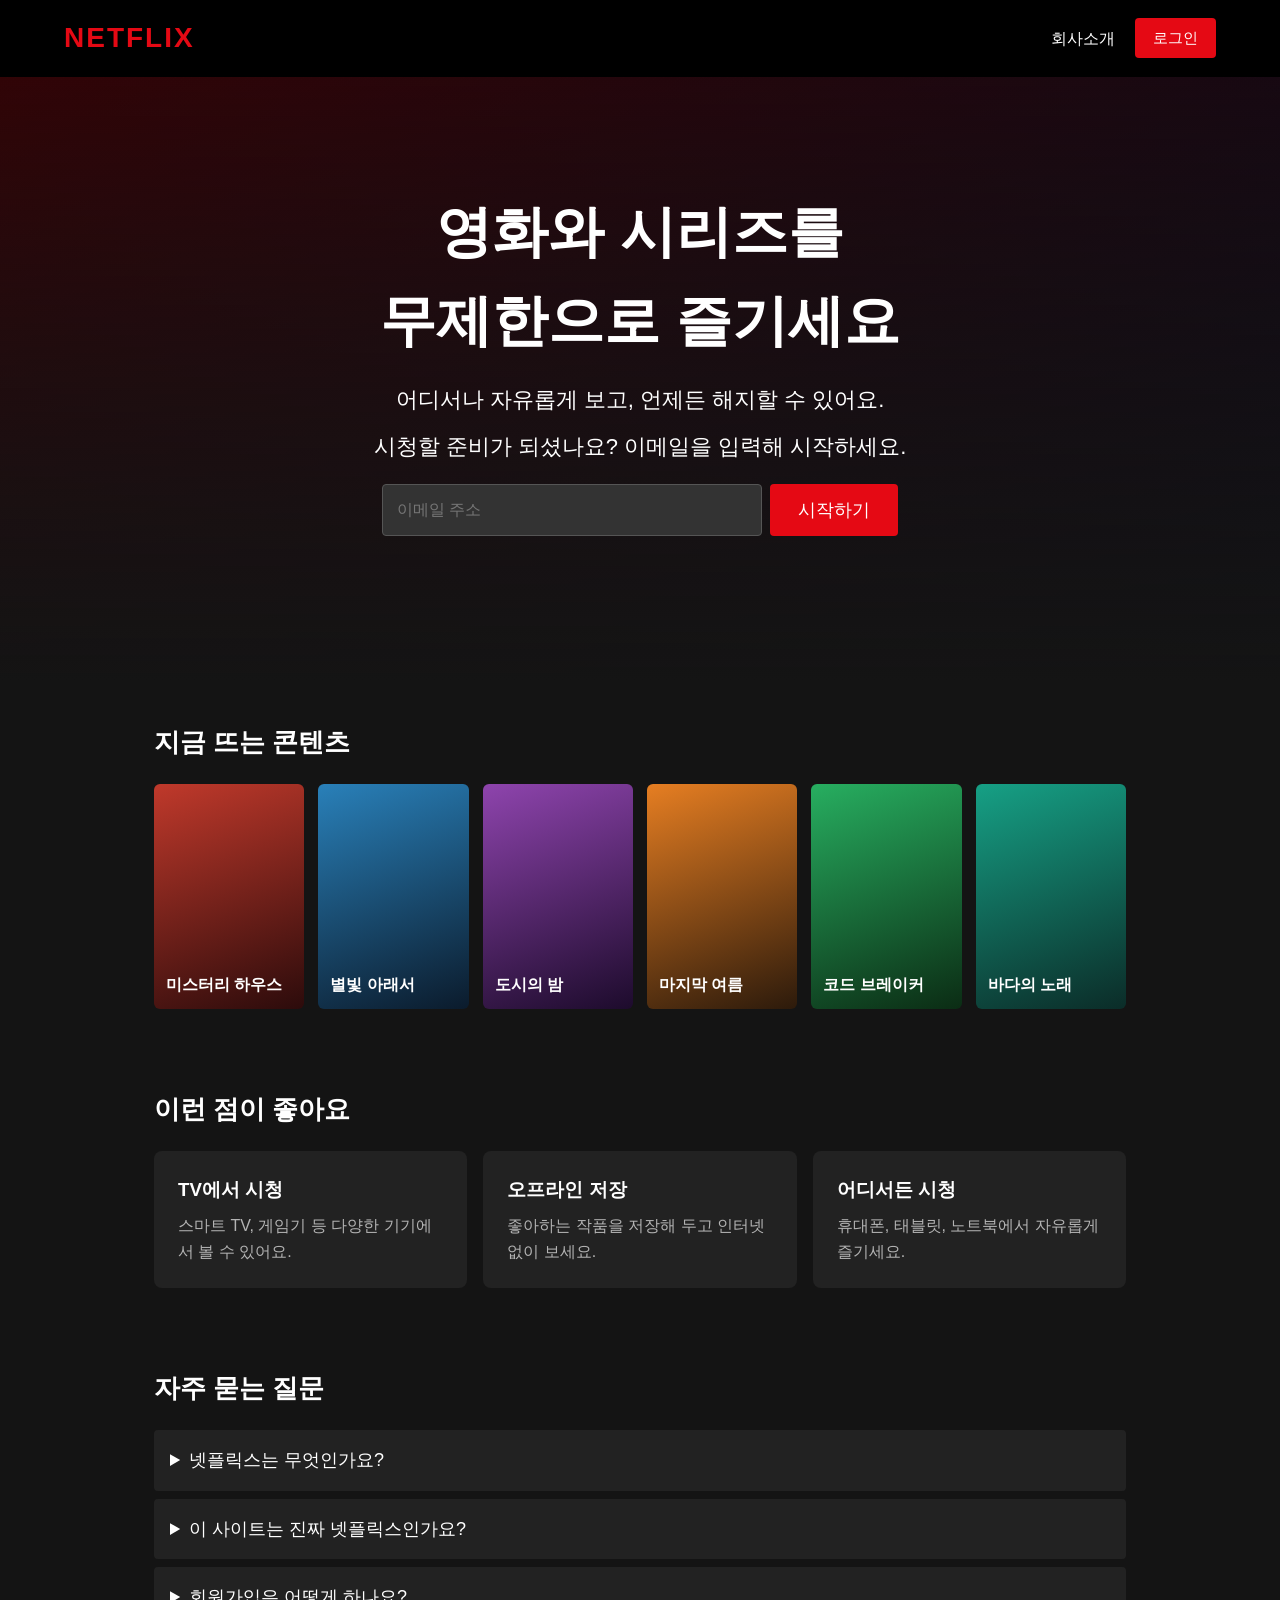
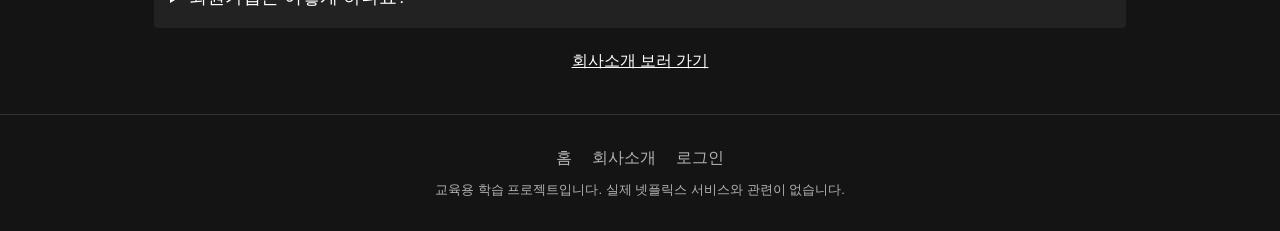
<file: index.html>
<!DOCTYPE html>
<html lang="ko">
<head>
<meta charset="UTF-8">
<meta name="viewport" content="width=device-width, initial-scale=1.0">
<title>NETFLIX - 메인</title>
<link rel="stylesheet" href="css/style.css">
</head>
<body>
<header class="header"><a class="logo" href="index.html">NETFLIX</a><nav><a href="about.html">회사소개</a><a class="btn btn-red" href="login.html">로그인</a></nav></header>
<!-- 메인 배너 -->
<section class="hero">
  <h1>영화와 시리즈를<br>무제한으로 즐기세요</h1>
  <p>어디서나 자유롭게 보고, 언제든 해지할 수 있어요.</p>
  <p>시청할 준비가 되셨나요? 이메일을 입력해 시작하세요.</p>
  <div class="start-box">
    <input type="email" id="startEmail" placeholder="이메일 주소">
    <button class="btn btn-red btn-big" id="startBtn">시작하기</button>
  </div>
  <p class="msg" id="startMsg"></p>
</section>

<!-- 인기 콘텐츠 (이미지 대신 색상 카드 사용) -->
<section class="section">
  <h2>지금 뜨는 콘텐츠</h2>
  <div class="posters">
    <div class="poster p1">미스터리 하우스</div>
    <div class="poster p2">별빛 아래서</div>
    <div class="poster p3">도시의 밤</div>
    <div class="poster p4">마지막 여름</div>
    <div class="poster p5">코드 브레이커</div>
    <div class="poster p6">바다의 노래</div>
  </div>
</section>

<!-- 서비스 특징 -->
<section class="section">
  <h2>이런 점이 좋아요</h2>
  <div class="features">
    <div class="card"><h3>TV에서 시청</h3><p>스마트 TV, 게임기 등 다양한 기기에서 볼 수 있어요.</p></div>
    <div class="card"><h3>오프라인 저장</h3><p>좋아하는 작품을 저장해 두고 인터넷 없이 보세요.</p></div>
    <div class="card"><h3>어디서든 시청</h3><p>휴대폰, 태블릿, 노트북에서 자유롭게 즐기세요.</p></div>
  </div>
</section>

<!-- 자주 묻는 질문 -->
<section class="section">
  <h2>자주 묻는 질문</h2>
  <details><summary>넷플릭스는 무엇인가요?</summary><p>다양한 영화, 시리즈, 다큐멘터리를 인터넷으로 보는 스트리밍 서비스입니다.</p></details>
  <details><summary>이 사이트는 진짜 넷플릭스인가요?</summary><p>아니요. HTML/CSS/JS 연습을 위한 교육용 사이트입니다.</p></details>
  <details><summary>회원가입은 어떻게 하나요?</summary><p>위의 이메일 입력창에 이메일을 넣고 시작하기를 누르세요. (연습용이라 실제 가입은 되지 않아요)</p></details>
  <p class="center"><a class="link" href="about.html">회사소개 보러 가기</a></p>
</section>
<footer class="footer"><a href="index.html">홈</a><a href="about.html">회사소개</a><a href="login.html">로그인</a><p>교육용 학습 프로젝트입니다. 실제 넷플릭스 서비스와 관련이 없습니다.</p></footer>
<script src="js/script.js"></script>
</body></html>
</file>
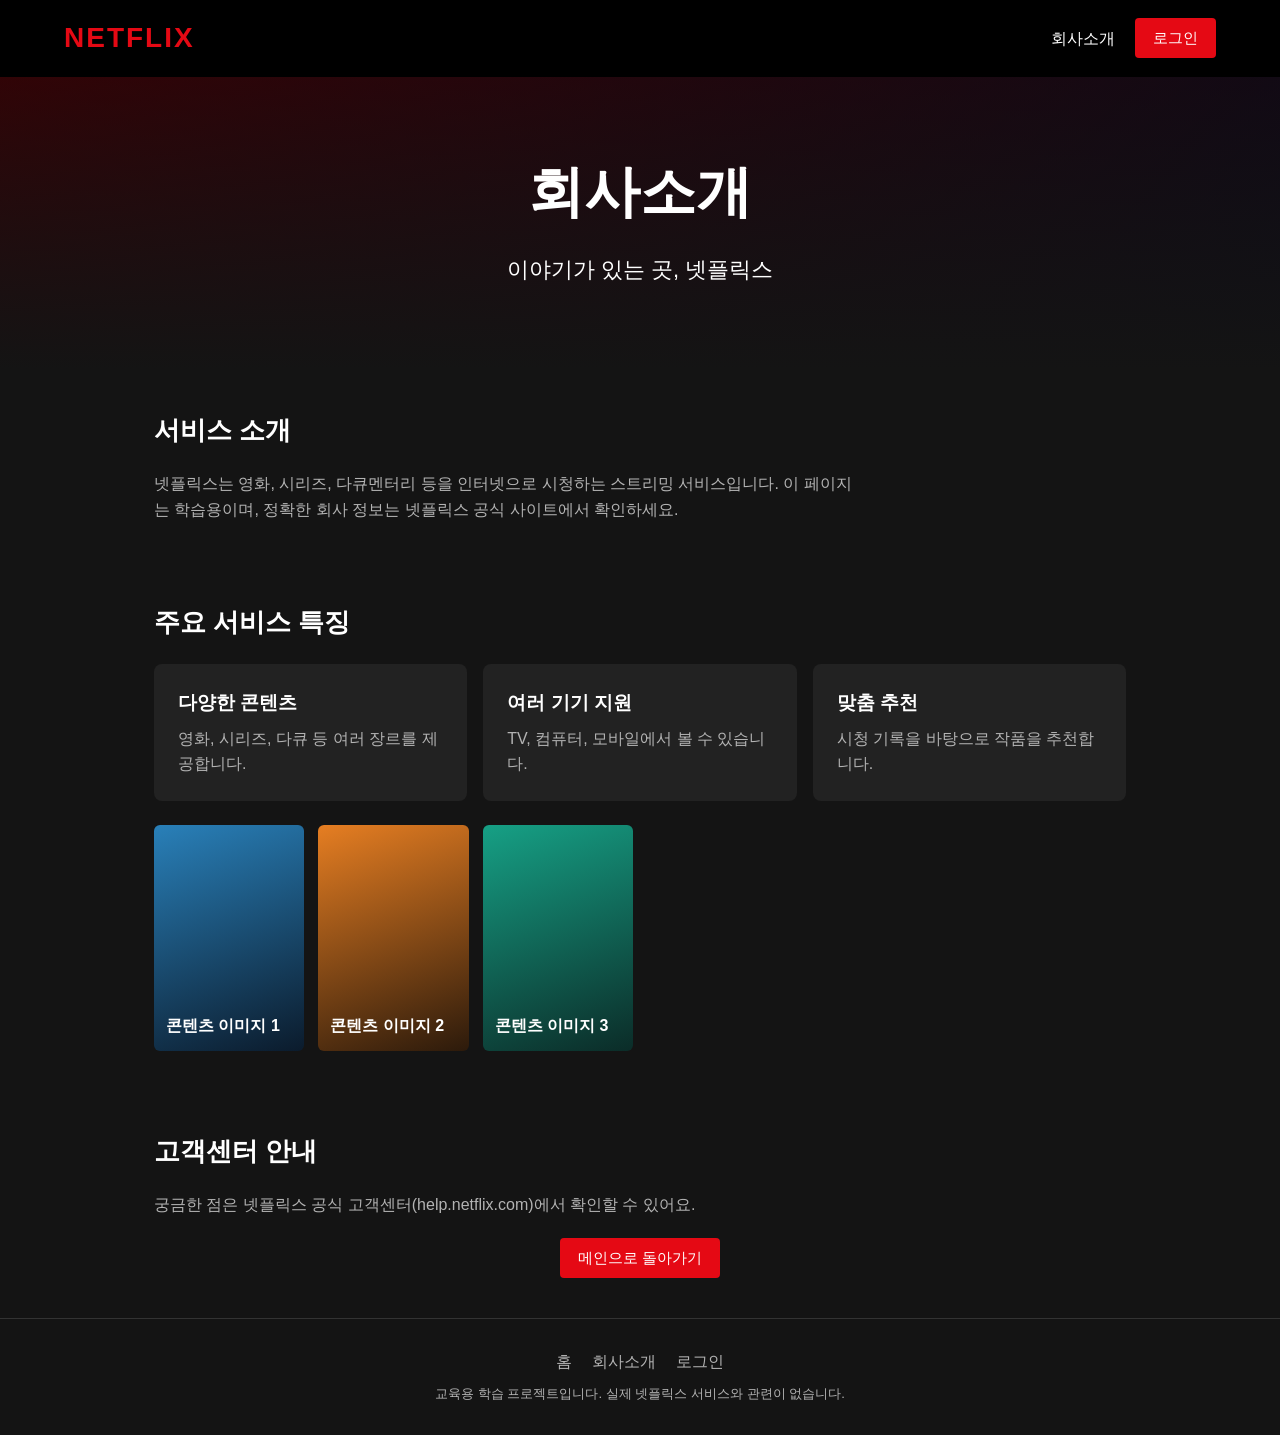
<file: about.html>
<!DOCTYPE html>
<html lang="ko">
<head>
<meta charset="UTF-8">
<meta name="viewport" content="width=device-width, initial-scale=1.0">
<title>회사소개 - NETFLIX</title>
<link rel="stylesheet" href="css/style.css">
</head>
<body>
<header class="header"><a class="logo" href="index.html">NETFLIX</a><nav><a href="about.html">회사소개</a><a class="btn btn-red" href="login.html">로그인</a></nav></header>
<section class="hero hero-small">
  <h1>회사소개</h1>
  <p>이야기가 있는 곳, 넷플릭스</p>
</section>
<section class="section">
  <h2>서비스 소개</h2>
  <p class="text">넷플릭스는 영화, 시리즈, 다큐멘터리 등을 인터넷으로 시청하는 스트리밍 서비스입니다. 이 페이지는 학습용이며, 정확한 회사 정보는 넷플릭스 공식 사이트에서 확인하세요.</p>
</section>
<section class="section">
  <h2>주요 서비스 특징</h2>
  <div class="features">
    <div class="card"><h3>다양한 콘텐츠</h3><p>영화, 시리즈, 다큐 등 여러 장르를 제공합니다.</p></div>
    <div class="card"><h3>여러 기기 지원</h3><p>TV, 컴퓨터, 모바일에서 볼 수 있습니다.</p></div>
    <div class="card"><h3>맞춤 추천</h3><p>시청 기록을 바탕으로 작품을 추천합니다.</p></div>
  </div>
  <div class="posters small-posters">
    <div class="poster p2">콘텐츠 이미지 1</div>
    <div class="poster p4">콘텐츠 이미지 2</div>
    <div class="poster p6">콘텐츠 이미지 3</div>
  </div>
</section>
<section class="section">
  <h2>고객센터 안내</h2>
  <p class="text">궁금한 점은 넷플릭스 공식 고객센터(help.netflix.com)에서 확인할 수 있어요.</p>
  <p class="center"><a class="btn btn-red" href="index.html">메인으로 돌아가기</a></p>
</section>
<footer class="footer"><a href="index.html">홈</a><a href="about.html">회사소개</a><a href="login.html">로그인</a><p>교육용 학습 프로젝트입니다. 실제 넷플릭스 서비스와 관련이 없습니다.</p></footer>
<script src="js/script.js"></script>
</body></html>
</file>
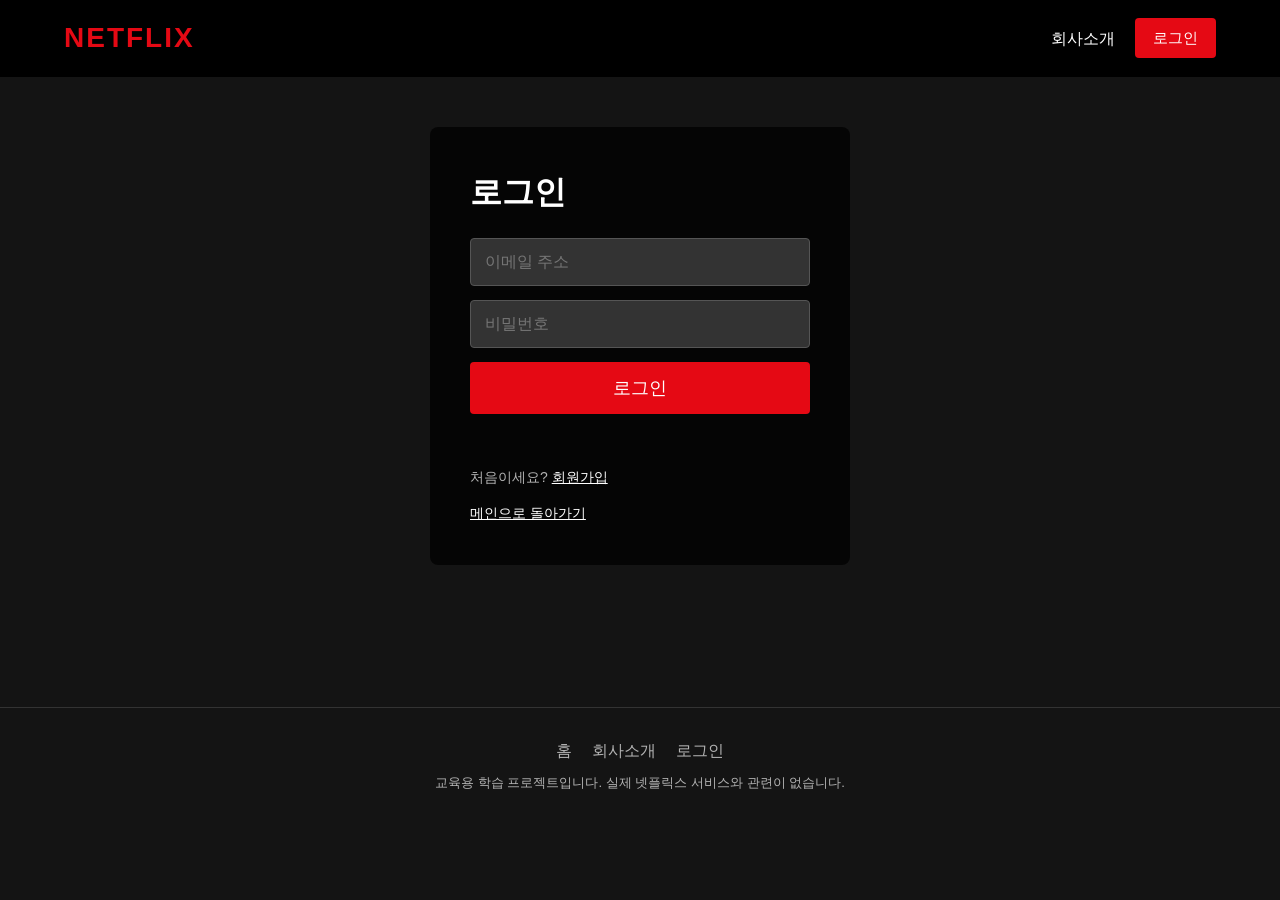
<file: login.html>
<!DOCTYPE html>
<html lang="ko">
<head>
<meta charset="UTF-8">
<meta name="viewport" content="width=device-width, initial-scale=1.0">
<title>로그인 - NETFLIX</title>
<link rel="stylesheet" href="css/style.css">
</head>
<body>
<header class="header"><a class="logo" href="index.html">NETFLIX</a><nav><a href="about.html">회사소개</a><a class="btn btn-red" href="login.html">로그인</a></nav></header>
<main class="auth-wrap">
  <form class="auth-box" id="loginForm" novalidate>
    <h1>로그인</h1>
    <input type="email" id="email" placeholder="이메일 주소">
    <input type="password" id="password" placeholder="비밀번호">
    <button type="submit" class="btn btn-red btn-big">로그인</button>
    <p class="msg" id="formMsg"></p>
    <p class="small">처음이세요? <a class="link" href="signup.html">회원가입</a></p>
    <p class="small"><a class="link" href="index.html">메인으로 돌아가기</a></p>
  </form>
</main>
<footer class="footer"><a href="index.html">홈</a><a href="about.html">회사소개</a><a href="login.html">로그인</a><p>교육용 학습 프로젝트입니다. 실제 넷플릭스 서비스와 관련이 없습니다.</p></footer>
<script src="js/script.js"></script>
</body></html>
</file>
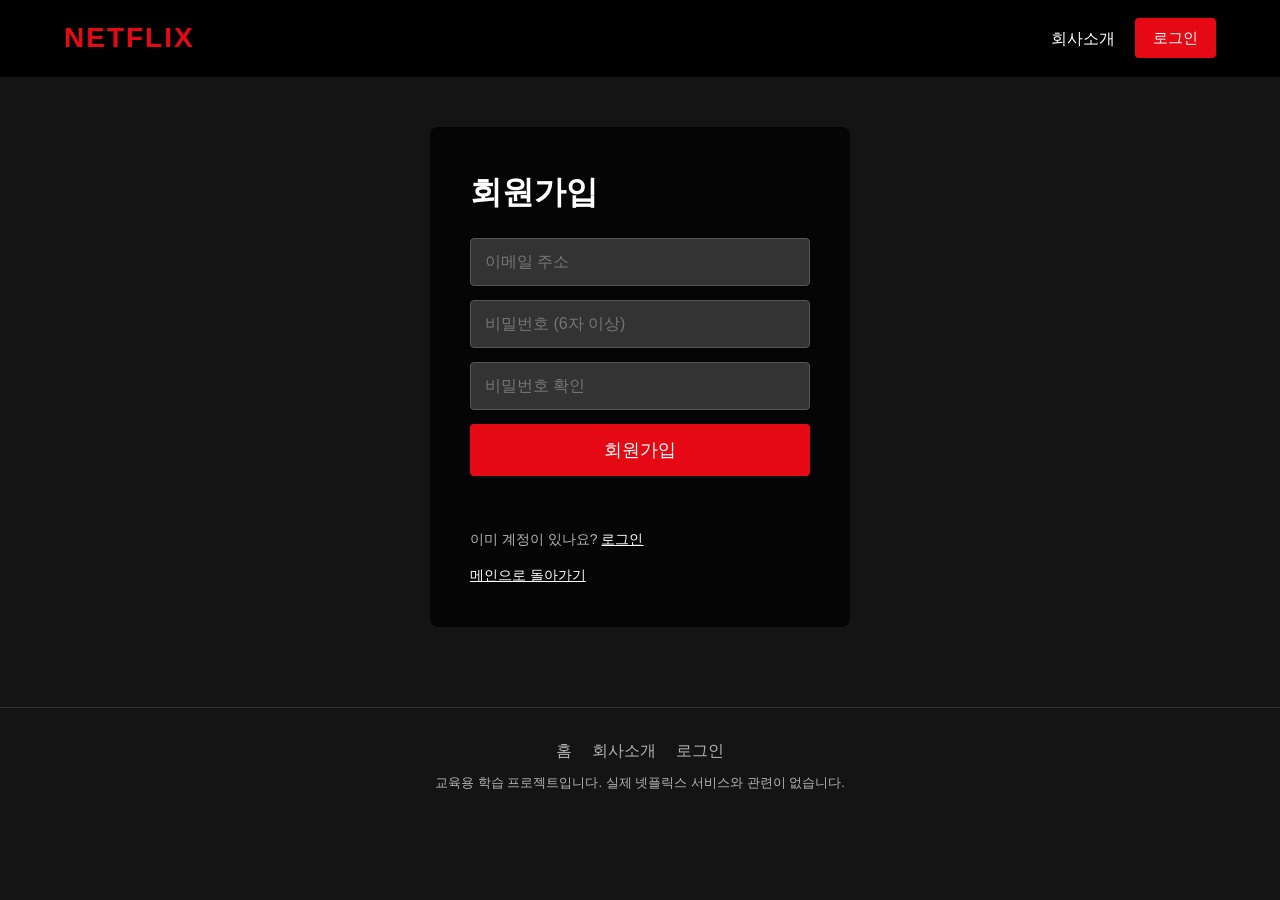
<file: signup.html>
<!DOCTYPE html>
<html lang="ko">
<head>
<meta charset="UTF-8">
<meta name="viewport" content="width=device-width, initial-scale=1.0">
<title>회원가입 - NETFLIX</title>
<link rel="stylesheet" href="css/style.css">
</head>
<body>
<header class="header"><a class="logo" href="index.html">NETFLIX</a><nav><a href="about.html">회사소개</a><a class="btn btn-red" href="login.html">로그인</a></nav></header>
<main class="auth-wrap">
  <form class="auth-box" id="signupForm" novalidate>
    <h1>회원가입</h1>
    <input type="email" id="email" placeholder="이메일 주소">
    <input type="password" id="password" placeholder="비밀번호 (6자 이상)">
    <input type="password" id="password2" placeholder="비밀번호 확인">
    <button type="submit" class="btn btn-red btn-big">회원가입</button>
    <p class="msg" id="formMsg"></p>
    <p class="small">이미 계정이 있나요? <a class="link" href="login.html">로그인</a></p>
    <p class="small"><a class="link" href="index.html">메인으로 돌아가기</a></p>
  </form>
</main>
<footer class="footer"><a href="index.html">홈</a><a href="about.html">회사소개</a><a href="login.html">로그인</a><p>교육용 학습 프로젝트입니다. 실제 넷플릭스 서비스와 관련이 없습니다.</p></footer>
<script src="js/script.js"></script>
</body></html>
</file>
<file: css/style.css>
/* 기본 설정: 색상은 여기서 한 번에 바꿀 수 있어요 */
:root { --red:#e50914; --bg:#141414; --card:#222; --text:#fff; --gray:#b3b3b3; }
* { box-sizing:border-box; margin:0; padding:0; }
body { background:var(--bg); color:var(--text); font-family:"Malgun Gothic","Apple SD Gothic Neo",sans-serif; line-height:1.6; }
a { color:inherit; text-decoration:none; }

/* 헤더 */
.header { display:flex; justify-content:space-between; align-items:center; padding:16px 5%; background:#000; position:sticky; top:0; z-index:10; }
.logo { color:var(--red); font-size:28px; font-weight:900; letter-spacing:2px; }
.header nav { display:flex; align-items:center; gap:20px; }

/* 버튼 */
.btn { display:inline-block; padding:8px 18px; border:none; border-radius:4px; font-size:15px; cursor:pointer; color:#fff; }
.btn-red { background:var(--red); }
.btn-red:hover { background:#b20710; }       /* 마우스를 올렸을 때 */
.btn-big { padding:14px 28px; font-size:18px; }

/* 메인 배너 (이미지 없이 그라데이션 배경) */
.hero { text-align:center; padding:110px 5%; background:linear-gradient(rgba(0,0,0,.6),var(--bg)), linear-gradient(135deg,#7a0a10,#1b1b3a); }
.hero h1 { font-size:clamp(30px,6vw,56px); margin-bottom:16px; }
.hero p { font-size:clamp(16px,2.5vw,22px); margin-bottom:12px; }
.hero-small { padding:70px 5%; }
.start-box { display:flex; justify-content:center; gap:8px; flex-wrap:wrap; margin-top:20px; }
.start-box input { width:min(380px,90%); }

/* 입력창 */
input { padding:14px; border:1px solid #555; border-radius:4px; background:#333; color:#fff; font-size:16px; }
input:focus { outline:2px solid var(--red); }

/* 섹션 */
.section { max-width:1100px; margin:0 auto; padding:40px 5%; }
.section h2 { margin-bottom:20px; font-size:26px; }
.text { color:var(--gray); max-width:700px; }
.center { text-align:center; margin-top:20px; }

/* 포스터 카드 */
.posters { display:grid; grid-template-columns:repeat(auto-fill,minmax(150px,1fr)); gap:14px; }
.poster { aspect-ratio:2/3; display:flex; align-items:flex-end; padding:12px; border-radius:6px; font-weight:bold; transition:transform .2s; }
.poster:hover { transform:scale(1.07); }
.small-posters { margin-top:24px; }
.p1{background:linear-gradient(160deg,#c0392b,#2c0b0b)} .p2{background:linear-gradient(160deg,#2980b9,#0b1b2c)}
.p3{background:linear-gradient(160deg,#8e44ad,#1d0b2c)} .p4{background:linear-gradient(160deg,#e67e22,#2c1a0b)}
.p5{background:linear-gradient(160deg,#27ae60,#0b2c14)} .p6{background:linear-gradient(160deg,#16a085,#0b2c28)}

/* 특징 카드 */
.features { display:grid; grid-template-columns:repeat(auto-fit,minmax(240px,1fr)); gap:16px; }
.card { background:var(--card); padding:24px; border-radius:8px; }
.card h3 { margin-bottom:8px; }
.card p { color:var(--gray); }

/* 자주 묻는 질문 */
details { background:var(--card); margin-bottom:8px; border-radius:4px; }
summary { padding:16px; cursor:pointer; font-size:18px; }
summary:hover { background:#333; }
details p { padding:0 16px 16px; color:var(--gray); }

/* 회원가입 / 로그인 */
.auth-wrap { display:flex; justify-content:center; padding:50px 5%; min-height:70vh; }
.auth-box { background:rgba(0,0,0,.75); padding:40px; border-radius:8px; width:min(420px,100%); display:flex; flex-direction:column; gap:14px; align-self:flex-start; }
.auth-box h1 { margin-bottom:6px; }
.small { color:var(--gray); font-size:14px; }
.link { color:#fff; text-decoration:underline; }
.msg { min-height:24px; font-size:14px; }
.msg.error { color:#ff6b6b; }
.msg.ok { color:#6bff95; }

/* 푸터 */
.footer { padding:30px 5%; text-align:center; color:var(--gray); border-top:1px solid #333; }
.footer a { margin:0 10px; }
.footer p { margin-top:10px; font-size:13px; }

/* 모바일 */
@media (max-width:600px) { .header nav a:first-child { display:none; } .hero { padding:70px 5%; } }
</file>
